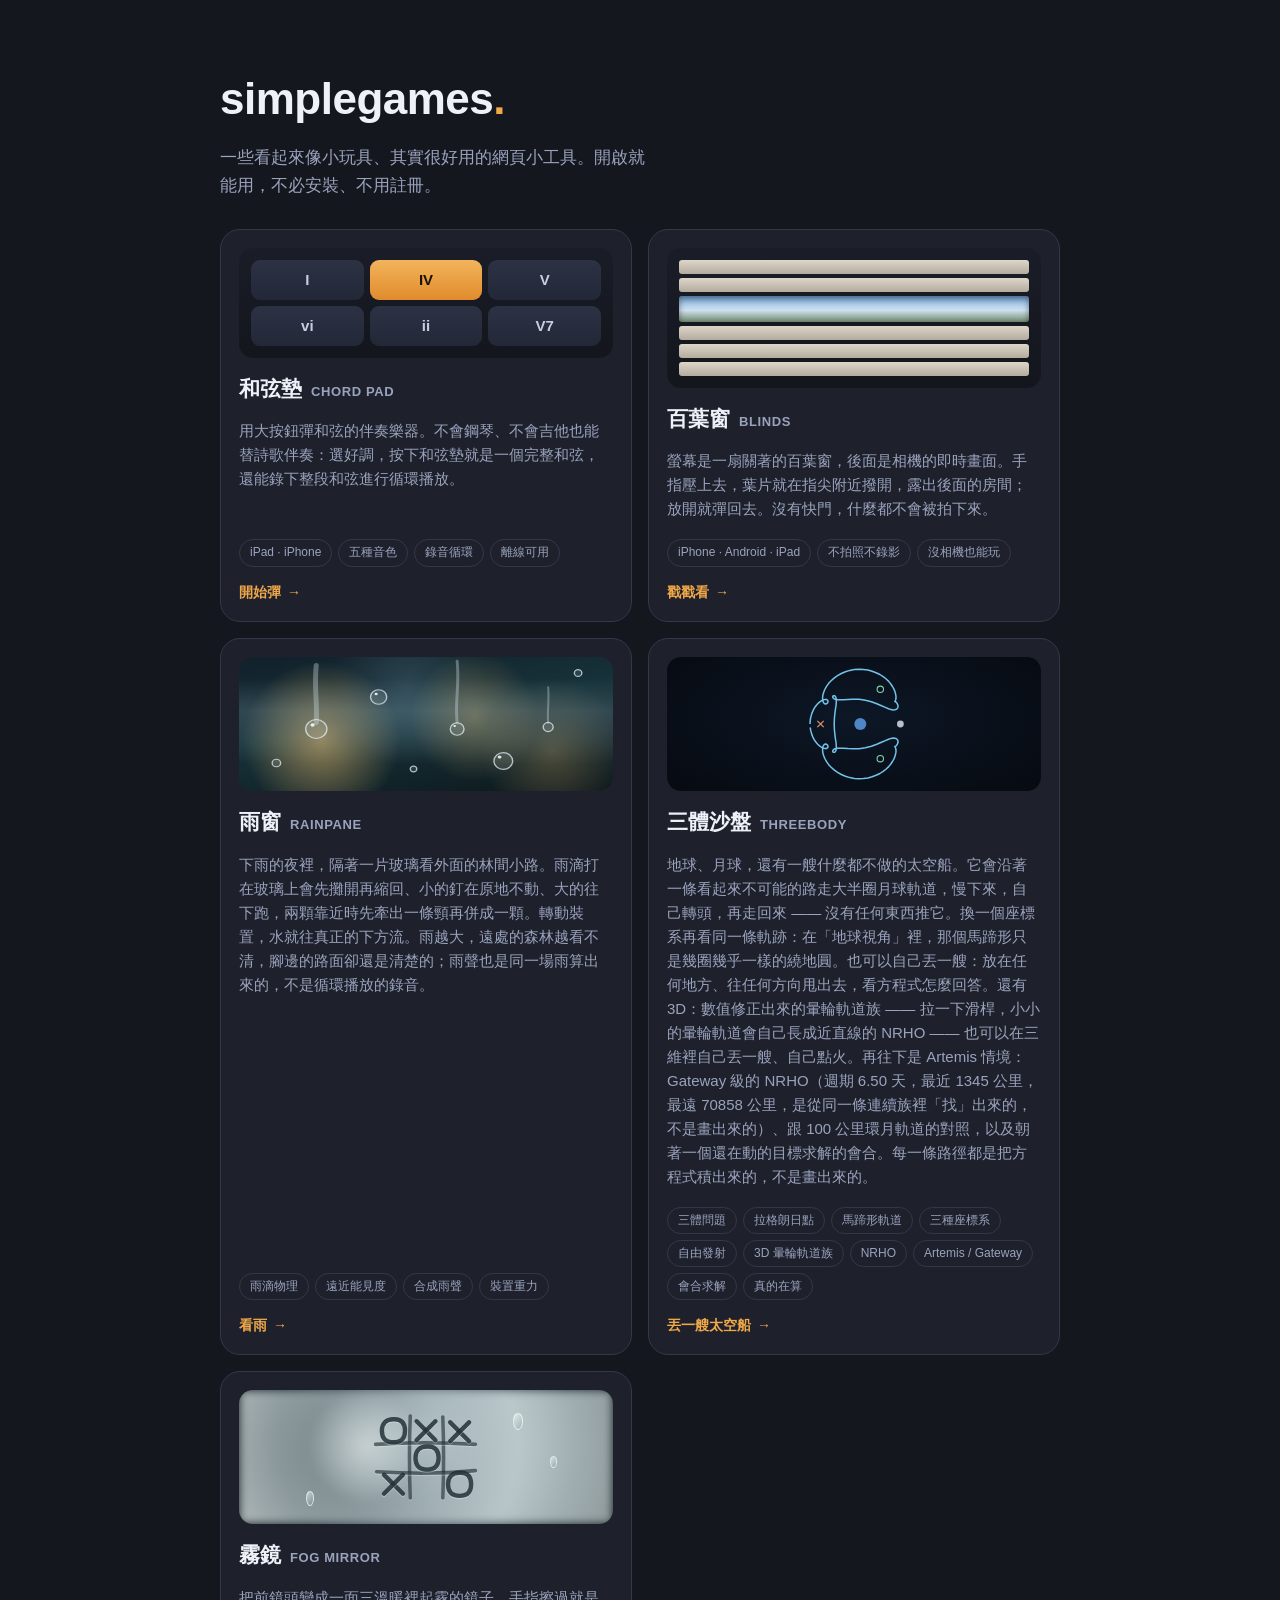
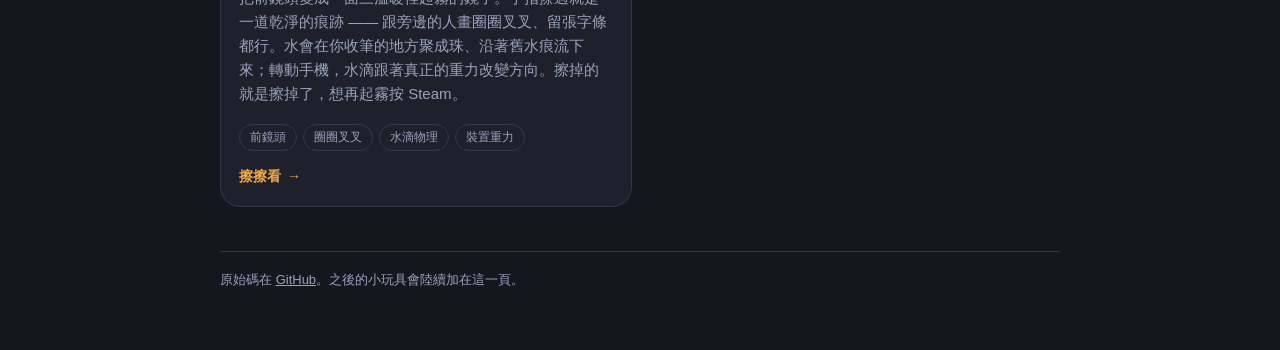
<file: index.html>
<!DOCTYPE html>
<html lang="zh-Hant">
<head>
<meta charset="utf-8">
<meta name="viewport" content="width=device-width, initial-scale=1, viewport-fit=cover">
<meta name="theme-color" content="#15171f">
<meta name="description" content="simplegames — 一些看起來像小玩具、其實很好用的網頁小工具。免安裝、開啟即用。">
<title>simplegames</title>
<link rel="icon" href="data:image/svg+xml,<svg xmlns='http://www.w3.org/2000/svg' viewBox='0 0 32 32'><rect width='32' height='32' rx='7' fill='%23f0a848'/><rect x='7' y='9' width='7' height='6' rx='2' fill='%231b1405'/><rect x='18' y='9' width='7' height='6' rx='2' fill='%231b1405'/><rect x='7' y='18' width='7' height='6' rx='2' fill='%231b1405'/><rect x='18' y='18' width='7' height='6' rx='2' fill='%231b1405'/></svg>">
<style>
  :root { --bg:#15171f; --panel:#1e212c; --panel-2:#262a38; --line:#333849; --text:#eef1f8; --muted:#9aa3bd; --accent:#f0a848; }
  * { box-sizing:border-box; }
  body { margin:0; min-height:100vh; background:var(--bg); color:var(--text); font-family:-apple-system,BlinkMacSystemFont,"Segoe UI","Noto Sans TC","PingFang TC","Microsoft JhengHei",Roboto,sans-serif; -webkit-font-smoothing:antialiased; line-height:1.6; }
  .wrap { max-width:880px; margin:0 auto; padding:max(40px,env(safe-area-inset-top)) 20px 60px; }
  header { padding:24px 0 30px; }
  h1 { margin:0 0 10px; font-size:clamp(30px,6vw,44px); letter-spacing:-.5px; }
  h1 .dot { color:var(--accent); }
  .lede { margin:0; max-width:46ch; color:var(--muted); font-size:clamp(15px,2.2vw,17px); }
  .grid { display:grid; grid-template-columns:repeat(auto-fit,minmax(min(100%,290px),1fr)); justify-content:start; gap:16px; }
  .card { display:flex; max-width:460px; flex-direction:column; gap:14px; padding:18px; border:1px solid var(--line); border-radius:20px; background:var(--panel); color:inherit; text-decoration:none; transition:border-color .15s ease,transform .15s ease,background .15s ease; }
  .card:hover,.card:focus-visible { background:var(--panel-2); border-color:var(--accent); transform:translateY(-2px); outline:none; }
  .card:active { transform:translateY(0); }
  .thumb { display:grid; grid-template-columns:repeat(3,1fr); gap:6px; padding:12px; border-radius:14px; background:linear-gradient(180deg,#1a1d27 0%,#14161d 100%); overflow:hidden; min-height:108px; }
  .thumb span { display:flex; align-items:center; justify-content:center; height:40px; border-radius:9px; background:linear-gradient(180deg,#2c3244 0%,#232838 100%); font-size:15px; font-weight:700; color:#c7cee3; }
  .thumb span.lit { background:linear-gradient(180deg,#f3b45c 0%,#e08b2c 100%); color:#1b1405; }
  .thumb-blinds { grid-template-columns:1fr; gap:4px; }
  .thumb-blinds span { height:14px; border-radius:3px; background:linear-gradient(180deg,#ded7c9 0%,#b3ac9e 100%); }
  .thumb-blinds span.gap { height:26px; background:linear-gradient(180deg,#7fb4e8 0%,#cfe0ee 55%,#6f8a6c 100%); box-shadow:inset 0 3px 6px rgba(0,0,0,.45); }
  .thumb-fog { position:relative; display:block; min-height:134px; background:radial-gradient(circle at 50% 35%,#83979c 0%,#52666c 30%,#1c2b30 72%,#10171a 100%); }
  .thumb-fog::before { content:""; position:absolute; inset:0; background:radial-gradient(circle at 34% 42%,rgba(245,250,250,.72),rgba(230,240,242,.45) 22%,rgba(225,237,239,.76) 58%,rgba(220,233,235,.62)); filter:blur(5px); }
  .thumb-fog .board { position:absolute; left:50%; top:50%; transform:translate(-50%,-50%); width:126px; height:105px; z-index:1; }
  .thumb-fog .board path { fill:none; stroke:rgba(20,36,42,.8); stroke-width:4.2; stroke-linecap:round; stroke-linejoin:round; filter:drop-shadow(0 1.2px 0 rgba(255,255,255,.42)); }
  .thumb-fog .board .lines path { stroke-width:3.4; stroke:rgba(20,36,42,.62); }
  .drop { position:absolute; z-index:2; width:10px; height:17px; border-radius:50% 50% 55% 55%; border:1px solid rgba(245,255,255,.65); background:linear-gradient(135deg,rgba(255,255,255,.55),rgba(80,110,116,.18)); }
  .d1 { right:24%; top:17%; } .d2 { right:15%; top:49%; width:7px; height:12px; } .d3 { left:18%; bottom:14%; width:8px; height:15px; }
  .thumb-body { position:relative; display:block; min-height:134px; background:radial-gradient(120% 140% at 50% 45%, #0d1726 0%, #05070c 70%); }
  .thumb-body svg { position:absolute; inset:0; width:100%; height:100%; }
  .thumb-body .orbit { fill:none; stroke:#7ed6ff; stroke-width:1.5; stroke-linejoin:round; opacity:.9; }
  .thumb-body .earth { fill:#4e86c6; }
  .thumb-body .moon { fill:#b9bec7; }
  .thumb-body .lag { fill:none; stroke:rgba(150,240,190,.85); stroke-width:1.1; }
  .thumb-body .lagx { stroke:rgba(255,170,120,.85); stroke-width:1.1; }
  .thumb-rain { position:relative; display:block; min-height:134px; background:linear-gradient(170deg,#12202a 0%,#16323a 45%,#0d181c 100%); }
  .thumb-rain::before { content:""; position:absolute; inset:0; background:
      linear-gradient(180deg, rgba(158,186,204,0) 16%, rgba(158,186,204,.20) 40%, rgba(158,186,204,.12) 60%, rgba(158,186,204,0) 80%),
      radial-gradient(circle at 63% 45%, rgba(246,196,110,.34), rgba(246,196,110,0) 26%),
      radial-gradient(circle at 84% 70%, rgba(246,196,110,.26), rgba(246,196,110,0) 22%),
      radial-gradient(circle at 22% 62%, rgba(246,196,110,.55), rgba(246,196,110,0) 26%),
      radial-gradient(circle at 45% 22%, rgba(150,190,210,.18), rgba(150,190,210,0) 34%); }
  .thumb-rain .glass { position:absolute; inset:0; width:100%; height:100%; z-index:1; }
  .thumb-rain .glass .drop { fill:rgba(226,240,248,.10); stroke:rgba(232,244,252,.72); stroke-width:1.1; }
  .thumb-rain .glass .glint { fill:rgba(255,255,255,.85); stroke:none; }
  .thumb-rain .glass .trail { fill:none; stroke:rgba(214,232,242,.34); stroke-linecap:round; }
  .card h2 { margin:0; font-size:21px; display:flex; align-items:baseline; gap:9px; flex-wrap:wrap; }
  .card h2 .en { font-size:13px; font-weight:600; letter-spacing:.6px; text-transform:uppercase; color:var(--muted); }
  .card p { margin:0; color:var(--muted); font-size:15px; }
  .tags { display:flex; flex-wrap:wrap; gap:6px; margin-top:auto; padding-top:4px; }
  .tags span { padding:3px 10px; border:1px solid var(--line); border-radius:999px; font-size:12px; color:var(--muted); }
  .go { display:flex; align-items:center; gap:6px; font-size:14px; font-weight:700; color:var(--accent); }
  footer { margin-top:44px; padding-top:18px; border-top:1px solid var(--line); color:var(--muted); font-size:13px; }
  footer a { color:var(--muted); }
  @media (prefers-reduced-motion:reduce) { .card { transition:none; } .card:hover,.card:focus-visible { transform:none; } }
</style>
</head>
<body>
<div class="wrap">
  <header>
    <h1>simplegames<span class="dot">.</span></h1>
    <p class="lede">一些看起來像小玩具、其實很好用的網頁小工具。開啟就能用，不必安裝、不用註冊。</p>
  </header>
  <main class="grid">
    <a class="card" href="chordpad/">
      <div class="thumb" aria-hidden="true"><span>I</span><span class="lit">IV</span><span>V</span><span>vi</span><span>ii</span><span>V7</span></div>
      <h2>和弦墊 <span class="en">Chord Pad</span></h2>
      <p>用大按鈕彈和弦的伴奏樂器。不會鋼琴、不會吉他也能替詩歌伴奏：選好調，按下和弦墊就是一個完整和弦，還能錄下整段和弦進行循環播放。</p>
      <div class="tags"><span>iPad · iPhone</span><span>五種音色</span><span>錄音循環</span><span>離線可用</span></div>
      <div class="go">開始彈 <span aria-hidden="true">→</span></div>
    </a>
    <a class="card" href="blinds/">
      <div class="thumb thumb-blinds" aria-hidden="true"><span></span><span></span><span class="gap"></span><span></span><span></span><span></span></div>
      <h2>百葉窗 <span class="en">Blinds</span></h2>
      <p>螢幕是一扇關著的百葉窗，後面是相機的即時畫面。手指壓上去，葉片就在指尖附近撥開，露出後面的房間；放開就彈回去。沒有快門，什麼都不會被拍下來。</p>
      <div class="tags"><span>iPhone · Android · iPad</span><span>不拍照不錄影</span><span>沒相機也能玩</span></div>
      <div class="go">戳戳看 <span aria-hidden="true">→</span></div>
    </a>
    <a class="card" href="rainpane/">
      <div class="thumb thumb-rain" aria-hidden="true">
        <svg class="glass" viewBox="0 0 300 134" preserveAspectRatio="none" role="presentation" focusable="false">
          <g class="trail" stroke-width="4"><path d="M62 8c-2 22 1 38 0 58"/></g>
          <g class="trail" stroke-width="2.4"><path d="M175 4c2 26-2 40 0 62"/></g>
          <g class="trail" stroke-width="1.6"><path d="M248 30c1 16-1 24 0 36"/></g>
          <ellipse class="drop" cx="62" cy="72" rx="8.5" ry="9.5"/>
          <ellipse class="drop" cx="175" cy="72" rx="5.5" ry="6.2"/>
          <ellipse class="drop" cx="248" cy="70" rx="4" ry="4.6"/>
          <ellipse class="drop" cx="112" cy="40" rx="6.5" ry="7.2"/>
          <ellipse class="drop" cx="212" cy="104" rx="7.5" ry="8.4"/>
          <ellipse class="drop" cx="30" cy="106" rx="3.4" ry="3.8"/>
          <ellipse class="drop" cx="140" cy="112" rx="2.6" ry="2.9"/>
          <ellipse class="drop" cx="272" cy="16" rx="3" ry="3.4"/>
          <circle class="glint" cx="59" cy="68" r="1.7"/>
          <circle class="glint" cx="110" cy="37" r="1.3"/>
          <circle class="glint" cx="209" cy="100" r="1.5"/>
          <circle class="glint" cx="173" cy="69" r="1.1"/>
        </svg>
      </div>
      <h2>雨窗 <span class="en">Rainpane</span></h2>
      <p>下雨的夜裡，隔著一片玻璃看外面的林間小路。雨滴打在玻璃上會先攤開再縮回、小的釘在原地不動、大的往下跑，兩顆靠近時先牽出一條頸再併成一顆。轉動裝置，水就往真正的下方流。雨越大，遠處的森林越看不清，腳邊的路面卻還是清楚的；雨聲也是同一場雨算出來的，不是循環播放的錄音。</p>
      <div class="tags"><span>雨滴物理</span><span>遠近能見度</span><span>合成雨聲</span><span>裝置重力</span></div>
      <div class="go">看雨 <span aria-hidden="true">→</span></div>
    </a>
    <a class="card" href="threebody/">
      <div class="thumb thumb-body" aria-hidden="true">
        <svg viewBox="0 0 300 134" preserveAspectRatio="xMidYMid meet" role="presentation" focusable="false">
          <!-- This is the real orbit: 220 points of the converged Earth-Moon
               horseshoe, integrated from the CR3BP equations. Nothing here is
               drawn by hand, which is the whole rule the project runs on. -->
          <path class="orbit" d="M106 67L106.2 63.5L106.8 60.1L107.7 56.9L108.9 53.9L110.3 51.1L112 48.7L113.7 46.7L115.5 45.1L117.3 43.9L118.9 43L120.4 42.6L121.7 42.5L122.7 42.6L123.4 43.1L123.9 43.7L124 44.4L123.9 45.1L123.6 45.8L123 46.4L122.4 46.8L121.6 47L120.8 46.8L120.1 46.3L119.4 45.4L118.9 44.1L118.6 42.4L118.6 40.3L118.9 37.9L119.7 35.3L120.8 32.5L122.4 29.6L124.5 26.6L127.1 23.8L130.1 21.1L133.5 18.6L137.3 16.5L141.4 14.8L145.8 13.4L150.3 12.6L154.8 12.3L159.4 12.4L163.9 13.1L168.1 14.2L172.1 15.7L175.9 17.5L179.2 19.7L182.2 22L184.7 24.4L186.8 27L188.5 29.5L189.8 31.9L190.8 34.1L191.4 36.2L191.8 38.1L192 39.6L192 41L191.8 42L191.6 42.9L191.4 43.5L191.2 43.9L191 44.2L190.9 44.3L190.8 44.4L190.9 44.5L191.1 44.6L191.3 44.7L191.6 44.9L192 45.2L192.5 45.6L192.9 46.2L193.3 46.8L193.7 47.6L193.9 48.5L194 49.3L193.9 50.2L193.5 51.1L192.9 51.9L192 52.5L190.7 52.8L189.1 52.9L187.1 52.6L184.5 51.7L181.4 50.4L177.5 48.7L172.8 46.7L167.4 44.7L161.3 43.2L155 42.3L149 42.2L143.8 42.4L139.4 42.7L135.8 42.8L133.1 42.7L131.1 42.2L129.8 41.6L129 40.8L128.7 40L128.9 39.3L129.3 38.8L130 38.6L130.7 38.8L131.4 39.5L132 40.7L132.3 42.5L132.3 44.9L132.1 48L131.5 51.8L130.9 56.3L130.4 61.5L130.2 67L130.4 72.5L130.9 77.7L131.5 82.2L132.1 86L132.3 89.1L132.3 91.5L132 93.3L131.4 94.5L130.7 95.2L130 95.4L129.3 95.2L128.9 94.7L128.7 94L129 93.2L129.8 92.4L131.1 91.8L133.1 91.3L135.8 91.2L139.4 91.3L143.8 91.6L149 91.8L155 91.7L161.3 90.8L167.4 89.3L172.8 87.3L177.5 85.3L181.4 83.6L184.5 82.3L187.1 81.4L189.1 81.1L190.7 81.2L192 81.5L192.9 82.1L193.5 82.9L193.9 83.8L194 84.7L193.9 85.5L193.7 86.4L193.3 87.2L192.9 87.8L192.5 88.4L192 88.8L191.6 89.1L191.3 89.3L191.1 89.4L190.9 89.5L190.8 89.6L190.9 89.7L191 89.8L191.2 90.1L191.4 90.5L191.6 91.1L191.8 92L192 93L192 94.4L191.8 95.9L191.4 97.8L190.8 99.9L189.8 102.1L188.5 104.5L186.8 107L184.7 109.6L182.2 112L179.2 114.3L175.9 116.5L172.1 118.3L168.1 119.8L163.9 120.9L159.4 121.6L154.8 121.7L150.3 121.4L145.8 120.6L141.4 119.2L137.3 117.5L133.5 115.4L130.1 112.9L127.1 110.2L124.5 107.4L122.4 104.4L120.8 101.5L119.7 98.7L118.9 96.1L118.6 93.7L118.6 91.6L118.9 89.9L119.4 88.6L120.1 87.7L120.8 87.2L121.6 87L122.4 87.2L123 87.6L123.6 88.2L123.9 88.9L124 89.6L123.9 90.3L123.4 90.9L122.7 91.4L121.7 91.5L120.4 91.4L118.9 91L117.3 90.1L115.5 88.9L113.7 87.3L112 85.3L110.3 82.9L108.9 80.1L107.7 77.1L106.8 73.9L106.2 70.5"/>
          <g class="lag"><circle cx="176.3" cy="32.3" r="3.2"/><circle cx="176.3" cy="101.7" r="3.2"/></g>
          <g class="lagx"><path d="M116.5 67l-3.2-3.2M116.5 67l3.2 3.2M116.5 67l3.2-3.2M116.5 67l-3.2 3.2"/></g>
          <circle class="earth" cx="156.3" cy="67" r="6"/>
          <circle class="moon" cx="196.4" cy="67" r="3.4"/>
        </svg>
      </div>
      <h2>三體沙盤 <span class="en">Threebody</span></h2>
      <p>地球、月球，還有一艘什麼都不做的太空船。它會沿著一條看起來不可能的路走大半圈月球軌道，慢下來，自己轉頭，再走回來 —— 沒有任何東西推它。換一個座標系再看同一條軌跡：在「地球視角」裡，那個馬蹄形只是幾圈幾乎一樣的繞地圓。也可以自己丟一艘：放在任何地方、往任何方向甩出去，看方程式怎麼回答。還有 3D：數值修正出來的暈輪軌道族 —— 拉一下滑桿，小小的暈輪軌道會自己長成近直線的 NRHO —— 也可以在三維裡自己丟一艘、自己點火。再往下是 Artemis 情境：Gateway 級的 NRHO（週期 6.50 天，最近 1345 公里，最遠 70858 公里，是從同一條連續族裡「找」出來的，不是畫出來的）、跟 100 公里環月軌道的對照，以及朝著一個還在動的目標求解的會合。每一條路徑都是把方程式積出來的，不是畫出來的。</p>
      <div class="tags"><span>三體問題</span><span>拉格朗日點</span><span>馬蹄形軌道</span><span>三種座標系</span><span>自由發射</span><span>3D 暈輪軌道族</span><span>NRHO</span><span>Artemis / Gateway</span><span>會合求解</span><span>真的在算</span></div>
      <div class="go">丟一艘太空船 <span aria-hidden="true">&#8594;</span></div>
    </a>
    <a class="card" href="fogmirror/">
      <div class="thumb thumb-fog" aria-hidden="true">
        <svg class="board" viewBox="0 0 120 100" role="presentation" focusable="false">
          <defs>
            <path id="fm-o" d="M1-11c7 0 10 4 10 11s-3 11-11 11-11-4-11-11 4-11 11-11"/>
            <g id="fm-x"><path d="M-9-9 9 9"/><path d="M9-9-9 9"/></g>
          </defs>
          <g class="lines">
            <path d="M45 11c-1 26-1 52 0 78"/>
            <path d="M76 12c1 26 1 52 0 77"/>
            <path d="M12 38c31-2 63-2 95 0"/>
            <path d="M13 64c31 2 63 2 94-1"/>
          </g>
          <use href="#fm-o" x="29" y="25"/>
          <use href="#fm-o" x="61" y="51"/>
          <use href="#fm-o" x="92" y="76"/>
          <use href="#fm-x" x="60" y="25"/>
          <use href="#fm-x" x="92" y="26"/>
          <use href="#fm-x" x="29" y="76"/>
        </svg>
        <i class="drop d1"></i><i class="drop d2"></i><i class="drop d3"></i>
      </div>
      <h2>霧鏡 <span class="en">Fog Mirror</span></h2>
      <p>把前鏡頭變成一面三溫暖裡起霧的鏡子。手指擦過就是一道乾淨的痕跡 —— 跟旁邊的人畫圈圈叉叉、留張字條都行。水會在你收筆的地方聚成珠、沿著舊水痕流下來；轉動手機，水滴跟著真正的重力改變方向。擦掉的就是擦掉了，想再起霧按 Steam。</p>
      <div class="tags"><span>前鏡頭</span><span>圈圈叉叉</span><span>水滴物理</span><span>裝置重力</span></div>
      <div class="go">擦擦看 <span aria-hidden="true">→</span></div>
    </a>
  </main>
  <footer>原始碼在 <a href="https://github.com/Trina0224/simplegames">GitHub</a>。之後的小玩具會陸續加在這一頁。</footer>
</div>
</body>
</html>
</file>
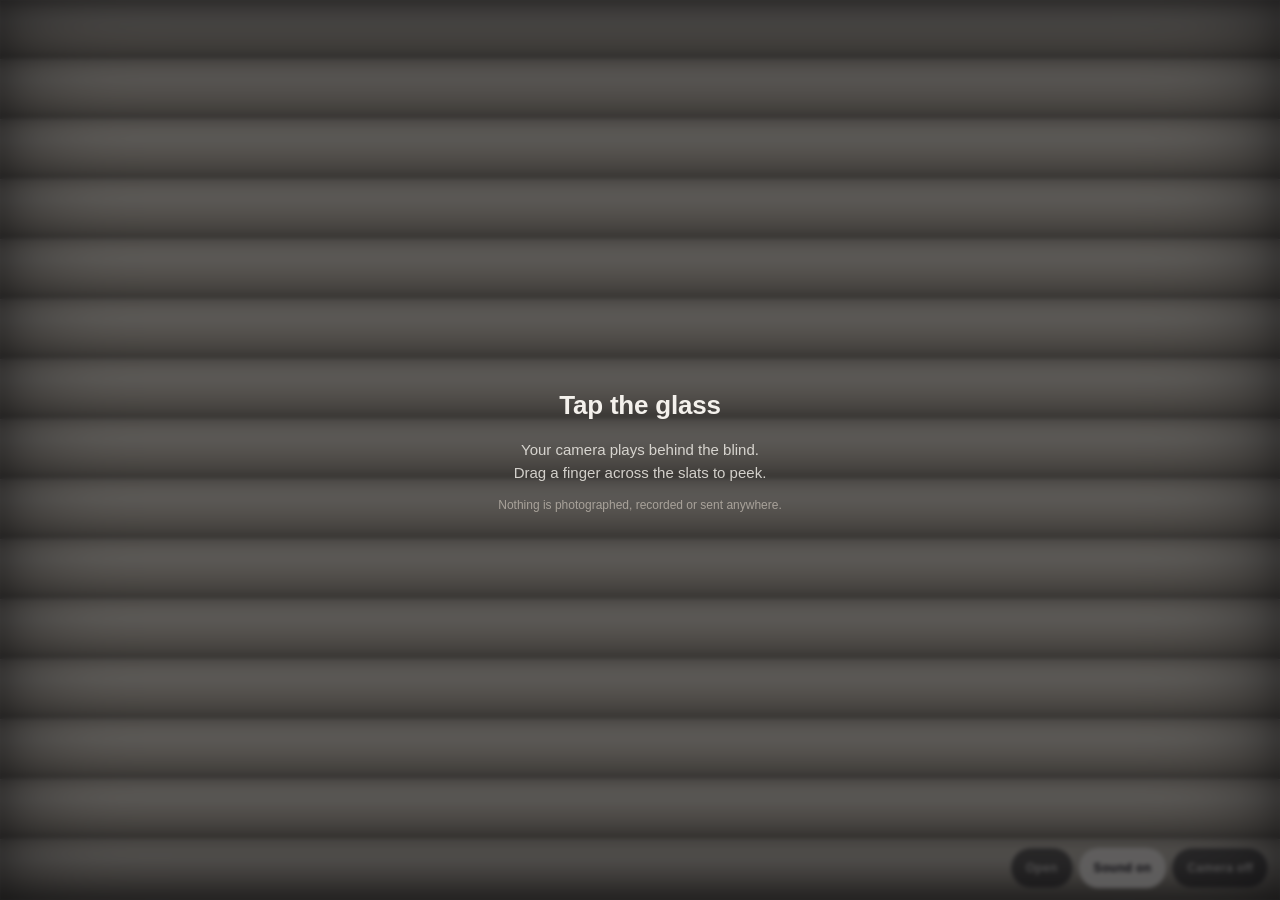
<file: blinds/index.html>
<!DOCTYPE html>
<html lang="en">
<head>
<meta charset="utf-8">
<meta name="viewport" content="width=device-width, initial-scale=1, viewport-fit=cover, maximum-scale=1, user-scalable=no">
<meta name="theme-color" content="#111014">
<meta name="description" content="Blinds — a venetian blind over your camera view. Prise the slats apart to peek. Nothing is captured.">
<meta name="apple-mobile-web-app-capable" content="yes">
<meta name="apple-mobile-web-app-status-bar-style" content="black-translucent">
<title>Blinds</title>
<link rel="stylesheet" href="styles.css">
</head>
<body>
<div class="app" id="app">
  <div class="window" id="window">
    <div class="outside" aria-hidden="true"></div>
    <video id="video" playsinline muted autoplay disablepictureinpicture></video>
    <div class="slats" id="slats" aria-hidden="true"></div>
    <div class="frame" aria-hidden="true"></div>
    <div class="touch" id="touch" tabindex="0" role="application"
         aria-label="Venetian blind. Drag across the slats to prise them apart."></div>
  </div>

  <p class="message" id="message" role="status"></p>

  <div class="controls">
    <button class="pill" id="openBtn" type="button" aria-pressed="false">Open</button>
    <button class="pill" id="soundBtn" type="button" aria-pressed="true">Sound on</button>
    <button class="pill" id="flipBtn" type="button" hidden>Flip</button>
    <button class="pill" id="cameraBtn" type="button" aria-pressed="false">Camera off</button>
  </div>

  <p class="sr-only" id="live" aria-live="polite"></p>

  <button class="start" id="start" type="button">
    <span class="start-card">
      <strong>Tap the glass</strong>
      <span>Your camera plays behind the blind.<br>Drag a finger across the slats to peek.</span>
      <small>Nothing is photographed, recorded or sent anywhere.</small>
    </span>
  </button>
</div>
<script type="module" src="src/app.js"></script>
</body>
</html>
</file>
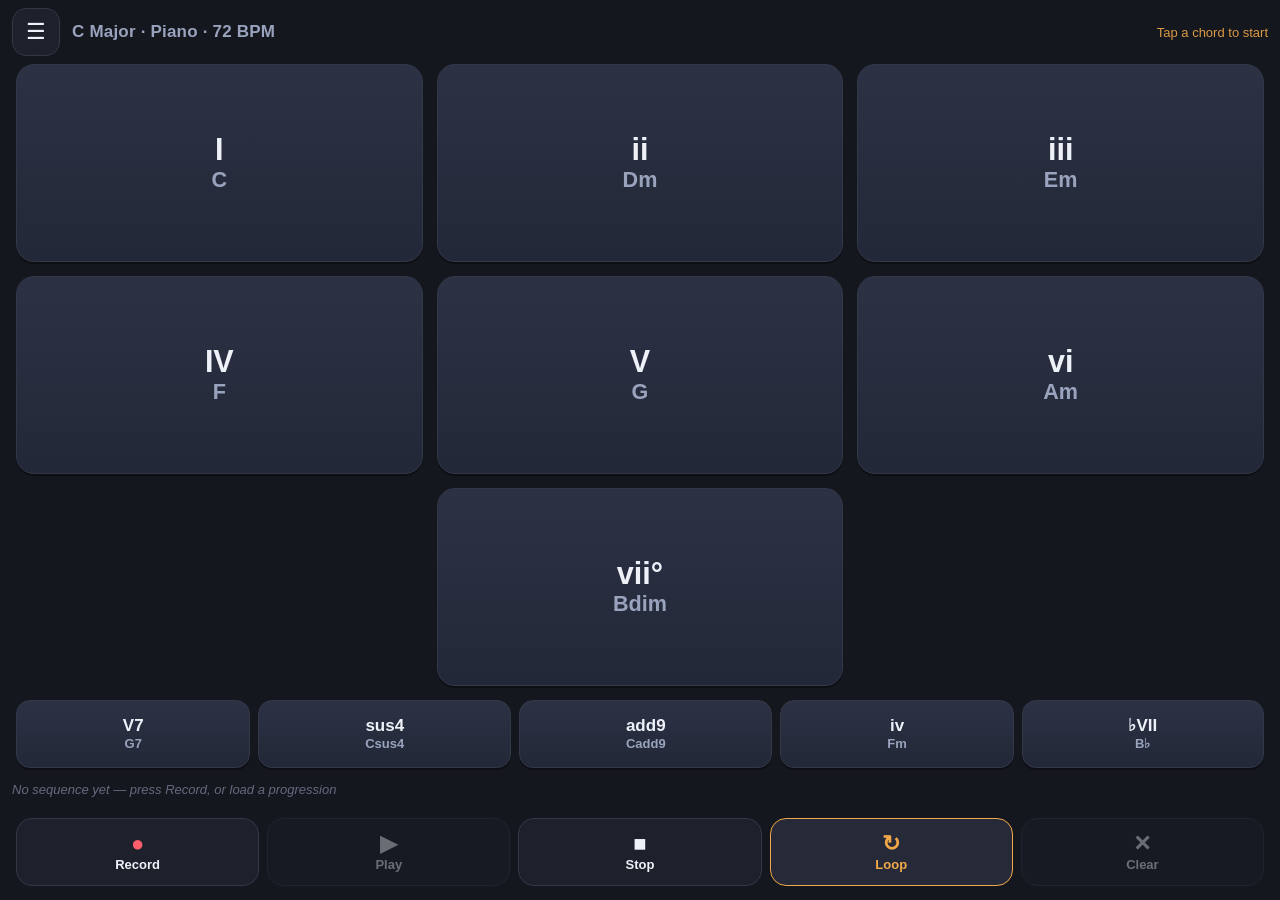
<file: chordpad/index.html>
<!DOCTYPE html>
<html lang="en">
<head>
<meta charset="utf-8">
<meta name="viewport" content="width=device-width, initial-scale=1, viewport-fit=cover, maximum-scale=1, user-scalable=no">
<meta name="theme-color" content="#15171f">
<meta name="description" content="Chord Pad — a touch-first browser instrument for simple hymn and worship accompaniment.">
<meta name="apple-mobile-web-app-capable" content="yes">
<meta name="apple-mobile-web-app-status-bar-style" content="black-translucent">
<title>Chord Pad</title>
<link rel="stylesheet" href="styles.css">
</head>
<body>
<div class="app">
  <header class="topbar">
    <button class="icon-btn" id="menuBtn" aria-label="Open settings" aria-expanded="false">☰</button>
    <div class="status" id="status">C Major · Piano · 72 BPM</div>
    <div class="hint" id="hint">Tap a chord to start</div>
  </header>

  <main class="stage" id="stage">
    <div class="pads" id="pads"></div>
    <div class="ext-row" id="extRow" aria-label="Extended chords"></div>
  </main>

  <div class="sequence" id="sequence" aria-label="Recorded sequence"></div>

  <footer class="transport">
    <button class="t-btn rec" id="recBtn"><span class="glyph">●</span><span class="cap">Record</span></button>
    <button class="t-btn play" id="playBtn"><span class="glyph">▶</span><span class="cap">Play</span></button>
    <button class="t-btn stop" id="stopBtn"><span class="glyph">■</span><span class="cap">Stop</span></button>
    <button class="t-btn loop" id="loopBtn"><span class="glyph">↻</span><span class="cap">Loop</span></button>
    <button class="t-btn clear" id="clearBtn"><span class="glyph">✕</span><span class="cap">Clear</span></button>
  </footer>

  <div class="scrim" id="scrim" hidden></div>

  <aside class="drawer" id="drawer" aria-label="Settings" aria-hidden="true">
    <div class="drawer-head">
      <h2>Settings</h2>
      <button class="icon-btn" id="closeBtn" aria-label="Close settings">✕</button>
    </div>
    <div class="drawer-body" id="drawerBody"></div>
    <div class="drawer-foot">
      <button class="ghost-btn" id="resetBtn">Reset to defaults</button>
      <a class="ghost-btn home-link" href="../">← All toys</a>
    </div>
  </aside>
</div>
<script type="module" src="src/app.js"></script>
<script type="module" src="src/slash-ui.js"></script>
</body>
</html>
</file>
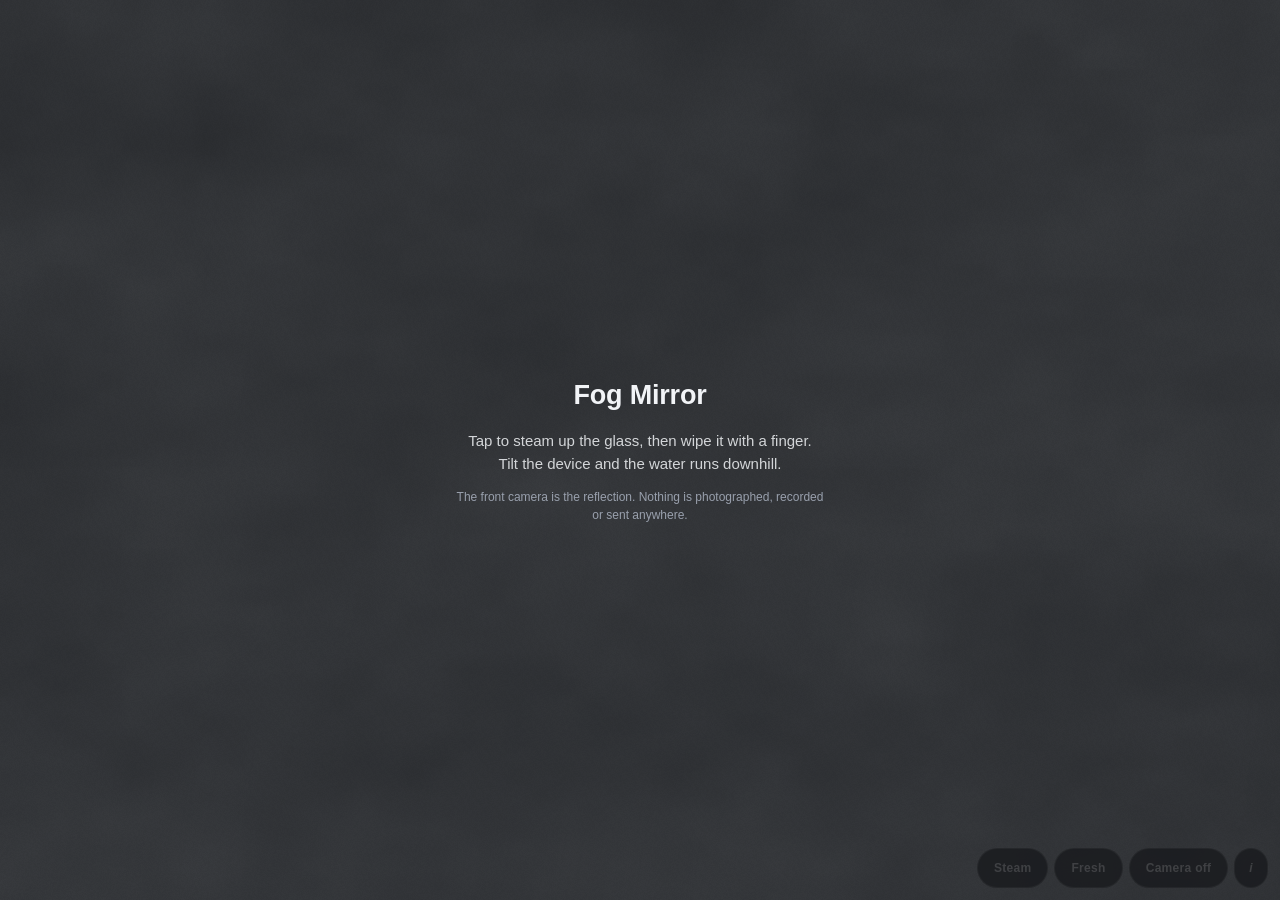
<file: fogmirror/index.html>
<!DOCTYPE html>
<html lang="en">
<head>
<meta charset="utf-8">
<meta name="viewport" content="width=device-width, initial-scale=1, viewport-fit=cover, maximum-scale=1, user-scalable=no">
<meta name="theme-color" content="#0d0f13">
<meta name="description" content="Fog Mirror — a steamed mirror on your screen. Wipe the condensation and watch the water run.">
<meta name="apple-mobile-web-app-capable" content="yes">
<meta name="apple-mobile-web-app-status-bar-style" content="black-translucent">
<title>Fog Mirror</title>
<link rel="stylesheet" href="styles.css">
</head>
<body>
<div class="app" id="app">
  <canvas id="glass"></canvas>
  <video id="video" playsinline muted autoplay disablepictureinpicture></video>
  <div class="surface" id="surface" tabindex="0" role="application"
       aria-label="Fogged mirror. Drag a finger to wipe the condensation."></div>

  <p class="message" id="message" role="status"></p>

  <div class="controls">
    <button class="pill" id="steamBtn" type="button">Steam</button>
    <button class="pill" id="freshBtn" type="button">Fresh</button>
    <button class="pill" id="cameraBtn" type="button" aria-pressed="false">Camera off</button>
    <button class="pill ghost" id="infoBtn" type="button" aria-pressed="false">i</button>
  </div>

  <pre class="diag" id="diag" hidden></pre>

  <button class="start" id="start" type="button">
    <span class="start-card">
      <strong>Fog Mirror</strong>
      <span>Tap to steam up the glass, then wipe it with a finger.<br>Tilt the device and the water runs downhill.</span>
      <small>The front camera is the reflection. Nothing is photographed, recorded or sent anywhere.</small>
    </span>
  </button>
</div>
<script type="module" src="src/app.js?v=20260830g"></script>
</body>
</html>
</file>
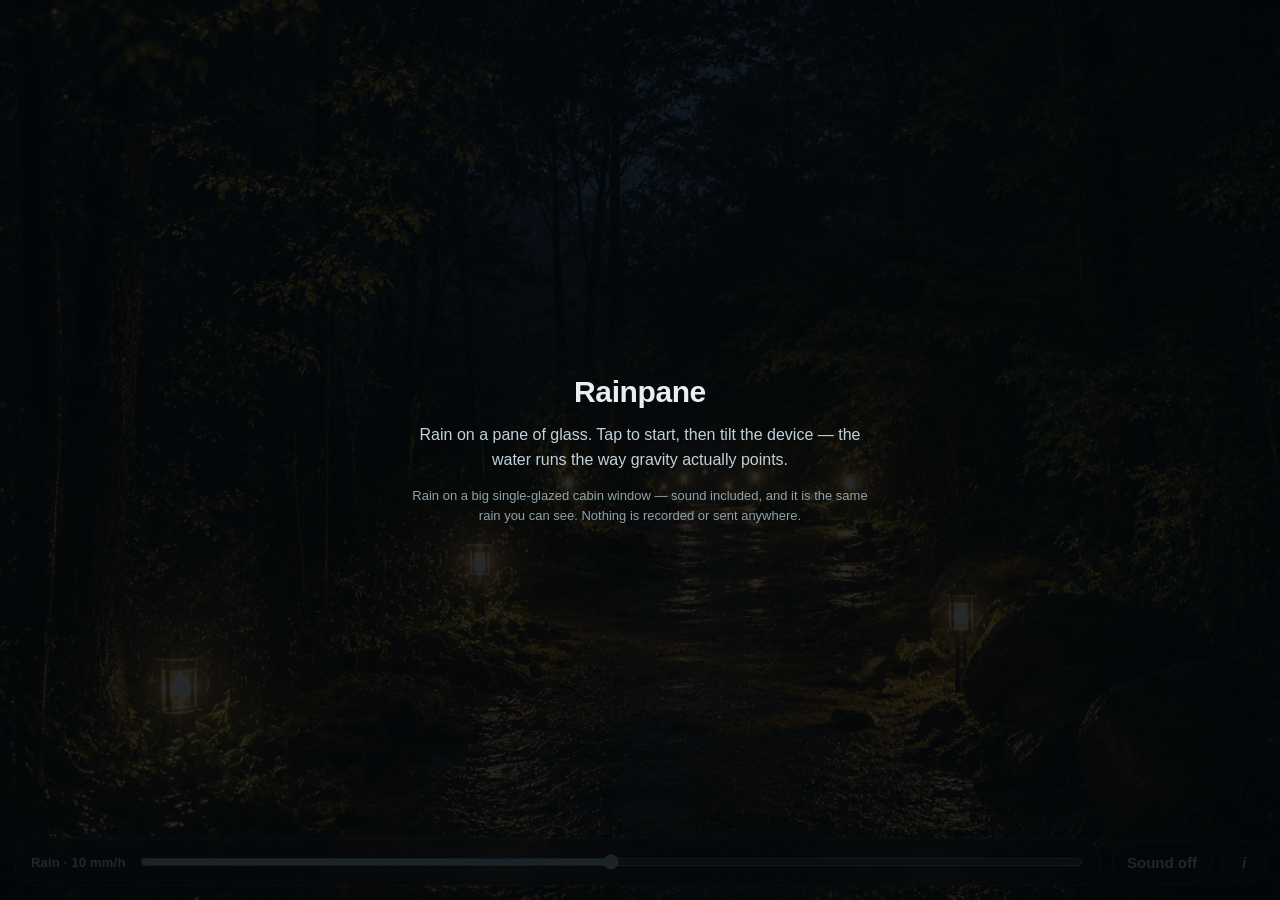
<file: rainpane/index.html>
<!DOCTYPE html>
<html lang="en">
<head>
<meta charset="utf-8">
<meta name="viewport" content="width=device-width, initial-scale=1, viewport-fit=cover, maximum-scale=1, user-scalable=no">
<meta name="theme-color" content="#080c0e">
<meta name="description" content="Rainpane — rain striking and running down a pane of glass. Physics prototype.">
<meta name="apple-mobile-web-app-capable" content="yes">
<meta name="apple-mobile-web-app-status-bar-style" content="black-translucent">
<title>Rainpane</title>
<link rel="stylesheet" href="styles.css">
</head>
<body>
<div class="app" id="app">
  <canvas id="pane"></canvas>

  <p class="message" id="message" role="status"></p>

  <div class="controls">
    <label class="rain">
      <span class="rain-label" id="intensityName">Rain</span>
      <input id="intensity" type="range" min="0" max="6" step="1" value="3" aria-label="Rain intensity">
    </label>
    <button class="pill" id="soundBtn" type="button" aria-pressed="false">Sound off</button>
    <button class="pill ghost" id="infoBtn" type="button" aria-pressed="false">i</button>
  </div>

  <pre class="diag" id="diag" hidden></pre>

  <button class="start" id="start" type="button">
    <span class="start-card">
      <strong>Rainpane</strong>
      <span>Rain on a pane of glass. Tap to start, then tilt the device — the water
        runs the way gravity actually points.</span>
      <small>Rain on a big single-glazed cabin window — sound included, and it
        is the same rain you can see. Nothing is recorded or sent anywhere.</small>
    </span>
  </button>
</div>
<script type="module" src="src/app.js?v=20260830g"></script>
</body>
</html>
</file>
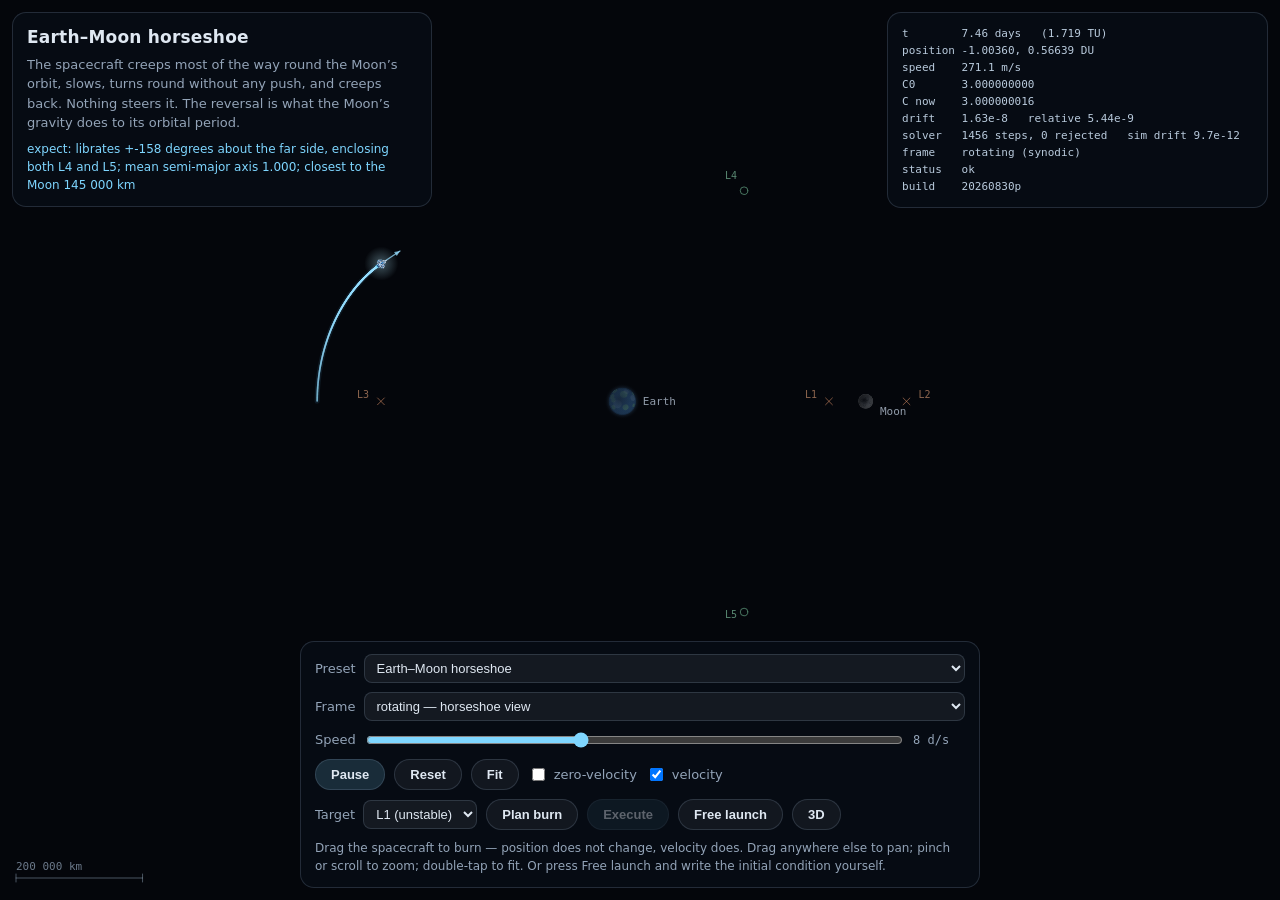
<file: threebody/index.html>
<!doctype html>
<html lang="zh-Hant">
<head>
<meta charset="utf-8">
<meta name="viewport" content="width=device-width, initial-scale=1, viewport-fit=cover">
<title>三體沙盤 Threebody — Earth–Moon CR3BP</title>
<meta name="description" content="An Earth–Moon three-body sandbox. Every path is numerically integrated from the CR3BP equations.">
<link rel="stylesheet" href="styles.css">
</head>
<body>
<canvas id="view"></canvas>

<div class="top">
  <header class="panel head">
    <h1 id="title">Earth–Moon horseshoe</h1>
    <p id="blurb"></p>
    <p id="note" class="note"></p>
  <p id="caution" class="caution" hidden></p>
  <p id="artemis" class="context" hidden></p>
  </header>

  <details id="diag" class="panel readout" open>
    <summary>diagnostics</summary>
    <pre id="readout"></pre>
  </details>
</div>

<div class="panel controls">
  <label>Preset <select id="preset"></select></label>
  <label>Frame
    <select id="frame">
      <option value="rotating">rotating — horseshoe view</option>
      <option value="earth">Earth-following — intuitive view</option>
      <option value="inertial">barycentric inertial — space view</option>
    </select>
  </label>
  <label>Speed
    <input id="speed" type="range" min="0.05" max="20" step="0.05" value="8">
    <span id="speedLabel">8 d/s</span>
  </label>
  <div class="row">
    <button id="play" class="pill">Pause</button>
    <button id="reset" class="pill ghost">Reset</button>
    <button id="fit" class="pill ghost">Fit</button>
    <label class="check"><input id="zvc" type="checkbox"> zero-velocity</label>
    <label class="check"><input id="vel" type="checkbox" checked> velocity</label>
  </div>
  <div class="row">
    <label>Target <select id="target"></select></label>
    <button id="plan" class="pill ghost">Plan burn</button>
    <button id="execute" class="pill" disabled>Execute</button>
    <button id="free" class="pill ghost" aria-pressed="false">Free launch</button>
    <button id="spatial" class="pill ghost" aria-pressed="false">3D</button>
  </div>
  <div class="row" id="spatialbar" hidden>
    <label>Orbit <select id="preset3d"></select></label>
    <button id="viewTop" class="pill ghost">Top</button>
    <button id="viewSide" class="pill ghost">Side</button>
    <button id="viewEnd" class="pill ghost">End</button>
    <button id="viewObl" class="pill ghost">Oblique</button>
    <button id="free3" class="pill ghost" aria-pressed="false">Free launch</button>
    <button id="burn3" class="pill ghost" aria-pressed="false">Burn</button>
    <label class="check"><input id="plane" type="checkbox" checked> z = 0 plane</label>
    <label class="check"><input id="track" type="checkbox" checked> ground track</label>
  </div>
  <div class="row" id="launch3bar" hidden>
    <button id="launch3" class="pill">Launch</button>
    <button id="cancel3" class="pill ghost">Cancel</button>
    <label>z <input id="zSlider" type="range" min="-400" max="400" step="1" value="0"></label>
    <label>v<sub>z</sub> <input id="vzSlider" type="range" min="-1500" max="1500" step="5" value="0"></label>
    <span id="aim3" class="aim"></span>
  </div>
  <div class="row" id="artemisbar" hidden>
    <span class="seg" role="group" aria-label="comparison">
      <button id="cmpNrho" class="pill ghost" aria-pressed="true">NRHO</button>
      <button id="cmpLlo" class="pill ghost" aria-pressed="false">LLO</button>
      <button id="cmpBoth" class="pill ghost" aria-pressed="false">Both</button>
    </span>
    <button id="seekNear" class="pill ghost">Near pass</button>
    <button id="seekFar" class="pill ghost">Far pass</button>
    <span id="artemisRead" class="aim"></span>
  </div>
  <div class="row" id="rendezvousbar" hidden>
    <button id="planRv" class="pill">Plan approach</button>
    <button id="rvNear" class="pill ghost">Arrival</button>
    <span id="rvRead" class="aim"></span>
  </div>
  <div class="row" id="familybar" hidden>
    <label>Member <input id="famSlider" type="range" min="0" max="33" step="1" value="0"></label>
    <span id="famRead" class="aim"></span>
  </div>
  <div class="row" id="launchbar" hidden>
    <button id="launch" class="pill">Launch</button>
    <button id="cancel" class="pill ghost">Cancel</button>
    <button id="zeroV" class="pill ghost">0 m/s here</button>
    <span id="aim" class="aim"></span>
  </div>
  <p class="hint">Drag the spacecraft to burn — position does not change, velocity does. Drag anywhere else to pan; pinch or scroll to zoom; double-tap to fit. Or press Free launch and write the initial condition yourself.</p>
</div>

<script type="module" src="src/app.js?v=20260830p"></script>
</body>
</html>
</file>
<file: blinds/styles.css>
/* Blinds — a venetian blind over the live camera view. */

:root {
  --surround: #111014;
  --slat: #e3ddd0;
  --slat-dark: #b6afa4;
  --ink: #f4f1ec;
  --muted: #a8a29a;
}

* { box-sizing: border-box; }

html, body {
  margin: 0;
  height: 100%;
  background: var(--surround);
  overscroll-behavior: none;
}

body {
  color: var(--ink);
  font-family: -apple-system, BlinkMacSystemFont, "Segoe UI", Roboto, "Helvetica Neue", sans-serif;
  -webkit-font-smoothing: antialiased;
  -webkit-tap-highlight-color: transparent;
  -webkit-touch-callout: none;
  user-select: none;
  -webkit-user-select: none;
}

.app {
  position: fixed;
  inset: 0;
  overflow: hidden;
  --openness: 0;
}

/* ---------- the window ---------- */

.window {
  position: absolute;
  inset: 0;
  perspective: 1400px;
  perspective-origin: 50% 50%;
  background: #05060a;
  overflow: hidden;
}

video {
  position: absolute;
  inset: 0;
  width: 100%;
  height: 100%;
  object-fit: cover;
  background: #05060a;
}

video.mirror { transform: scaleX(-1); }

/* Shown when there is no camera: an implied outside, so peeking is still worth it. */
.outside {
  position: absolute;
  inset: -10%;
  opacity: 0;
  transition: opacity 0.4s ease;
  background:
    radial-gradient(120% 80% at 30% 12%, #ffd9a3 0%, rgba(255, 217, 163, 0) 55%),
    linear-gradient(180deg, #7fb4e8 0%, #a9cdf0 42%, #d8e6f2 68%, #8fa88c 68%, #5e7a5c 100%);
  animation: drift 26s ease-in-out infinite alternate;
}

.app.no-camera .outside { opacity: 1; }

@keyframes drift {
  from { transform: translate3d(-2%, -1%, 0) scale(1.02); }
  to   { transform: translate3d(2%, 1%, 0) scale(1.06); }
}

/* ---------- the slats ---------- */

.slats {
  position: absolute;
  inset: 0;
  transform-style: preserve-3d;
  pointer-events: none;
}

.slat {
  position: absolute;
  left: 0;
  right: 0;
  transform-origin: center center;
  /* The gradient is the slat's curve: a highlight along the crown, shade beneath. */
  background:
    linear-gradient(180deg,
      #b9b2a5 0%,
      #ded7c9 18%,
      var(--slat) 34%,
      #cdc5b6 58%,
      #a9a294 82%,
      #8b8578 100%);
  box-shadow:
    0 10px 20px rgba(0, 0, 0, 0.62),
    inset 0 1px 0 rgba(255, 255, 255, 0.4),
    inset 0 -1px 0 rgba(0, 0, 0, 0.3);
}

/* The upper edge catches the light as a slat tilts open. */
.slat::after {
  content: "";
  position: absolute;
  left: 0;
  right: 0;
  top: 0;
  height: 3px;
  background: linear-gradient(180deg, rgba(255, 255, 255, 0.9), rgba(255, 255, 255, 0));
  opacity: calc(var(--open, 0) * 0.9);
}

.slats.animating .slat { will-change: transform, filter; }

/* ---------- frame and touch surface ---------- */

.frame {
  position: absolute;
  inset: 0;
  pointer-events: none;
  box-shadow:
    inset 0 0 0 1px rgba(255, 255, 255, 0.06),
    inset 0 0 120px rgba(0, 0, 0, calc(0.62 - var(--openness, 0) * 0.22)),
    inset 0 0 42px rgba(0, 0, 0, 0.34);
}

.touch {
  position: absolute;
  inset: 0;
  touch-action: none;
  outline: none;
}

/* ---------- controls ---------- */

.controls {
  position: absolute;
  right: max(12px, env(safe-area-inset-right));
  bottom: max(12px, env(safe-area-inset-bottom));
  display: flex;
  flex-wrap: wrap;
  justify-content: flex-end;
  gap: 6px;
  z-index: 5;
}

.pill {
  min-height: 40px;
  padding: 8px 14px;
  border: 1px solid rgba(255, 255, 255, 0.16);
  border-radius: 999px;
  background: rgba(12, 12, 16, 0.55);
  -webkit-backdrop-filter: blur(8px);
  backdrop-filter: blur(8px);
  color: rgba(244, 241, 236, 0.72);
  font-family: inherit;
  font-size: 12px;
  font-weight: 600;
  letter-spacing: 0.3px;
  cursor: pointer;
}

.pill[aria-pressed="true"] {
  background: rgba(244, 241, 236, 0.9);
  border-color: rgba(244, 241, 236, 0.9);
  color: #14131a;
}

.pill:active { transform: translateY(1px); }
.pill[hidden] { display: none; }

.message {
  position: absolute;
  left: max(12px, env(safe-area-inset-left));
  right: max(12px, env(safe-area-inset-right));
  bottom: calc(max(12px, env(safe-area-inset-bottom)) + 52px);
  margin: 0;
  text-align: center;
  font-size: 13px;
  color: var(--muted);
  text-shadow: 0 1px 3px rgba(0, 0, 0, 0.8);
  opacity: 0;
  transition: opacity 0.3s ease;
  pointer-events: none;
  z-index: 5;
}

.message.show { opacity: 1; }

/* ---------- start surface ---------- */

.start {
  position: absolute;
  inset: 0;
  z-index: 10;
  display: flex;
  align-items: center;
  justify-content: center;
  border: 0;
  padding: 24px;
  background: rgba(8, 8, 11, 0.62);
  -webkit-backdrop-filter: blur(2px);
  backdrop-filter: blur(2px);
  color: var(--ink);
  font-family: inherit;
  cursor: pointer;
}

.start[hidden] { display: none; }

.start-card {
  display: flex;
  flex-direction: column;
  gap: 12px;
  max-width: 22rem;
  text-align: center;
  line-height: 1.55;
}

.start-card strong { font-size: 26px; letter-spacing: -0.2px; }
.start-card span { font-size: 15px; color: rgba(244, 241, 236, 0.82); }
.start-card small { font-size: 12px; color: var(--muted); }

.sr-only {
  position: absolute;
  width: 1px;
  height: 1px;
  margin: -1px;
  padding: 0;
  overflow: hidden;
  clip: rect(0 0 0 0);
  clip-path: inset(50%);
  white-space: nowrap;
}

@media (prefers-reduced-motion: reduce) {
  .outside { animation: none; }
  .message, .outside { transition: none; }
}
</file>
<file: chordpad/styles.css>
/* Chord Pad — touch-first layout. iPad mini landscape is the primary target. */

:root {
  --bg: #15171f;
  --panel: #1e212c;
  --panel-2: #262a38;
  --line: #333849;
  --text: #eef1f8;
  --muted: #9aa3bd;
  --accent: #f0a848;
  --accent-2: #6fb3ff;
  --rec: #ff5f6d;
  --pad: linear-gradient(180deg, #2c3244 0%, #232838 100%);
  --pad-active: linear-gradient(180deg, #f3b45c 0%, #e08b2c 100%);
  --radius: 18px;
  --cols: 2;
  --gap: 10px;
}

* { box-sizing: border-box; }

html, body {
  margin: 0;
  height: 100%;
  overscroll-behavior: none;
}

body {
  background: var(--bg);
  color: var(--text);
  font-family: -apple-system, BlinkMacSystemFont, "Segoe UI", Roboto, "Helvetica Neue", sans-serif;
  -webkit-font-smoothing: antialiased;
  -webkit-tap-highlight-color: transparent;
  user-select: none;
  -webkit-user-select: none;
  -webkit-touch-callout: none;
}

.app {
  position: fixed;
  inset: 0;
  display: flex;
  flex-direction: column;
  padding: env(safe-area-inset-top) env(safe-area-inset-right) env(safe-area-inset-bottom) env(safe-area-inset-left);
  overflow: hidden;
}

/* ---------- header ---------- */

.topbar {
  flex: 0 0 auto;
  display: flex;
  align-items: center;
  gap: 12px;
  padding: 8px 12px;
}

.icon-btn {
  flex: 0 0 auto;
  width: 48px;
  height: 48px;
  border: 1px solid var(--line);
  border-radius: 14px;
  background: var(--panel);
  color: var(--text);
  font-size: 22px;
  line-height: 1;
  cursor: pointer;
}

.icon-btn:active { background: var(--panel-2); }

.status {
  flex: 1 1 auto;
  font-size: 15px;
  font-weight: 600;
  letter-spacing: 0.2px;
  color: var(--muted);
  white-space: nowrap;
  overflow: hidden;
  text-overflow: ellipsis;
}

.hint {
  flex: 0 0 auto;
  font-size: 12px;
  color: var(--accent);
  opacity: 0.9;
}

.hint[hidden] { display: none; }

/* ---------- performance stage ---------- */

.stage {
  flex: 1 1 auto;
  display: flex;
  flex-direction: column;
  gap: var(--gap);
  padding: 0 12px;
  min-height: 0;
  touch-action: none;
}

.pads {
  flex: 1 1 auto;
  display: grid;
  grid-template-columns: repeat(var(--cols), 1fr);
  grid-auto-rows: 1fr;
  gap: var(--gap);
  min-height: 0;
}

.pad {
  position: relative;
  display: flex;
  flex-direction: column;
  align-items: center;
  justify-content: center;
  gap: 2px;
  min-height: 64px;
  border: 1px solid var(--line);
  border-radius: var(--radius);
  background: var(--pad);
  color: var(--text);
  font-family: inherit;
  cursor: pointer;
  touch-action: none;
  transition: transform 0.06s ease, filter 0.06s ease;
  box-shadow: 0 2px 0 rgba(0, 0, 0, 0.35);
}

.pad .degree {
  font-size: clamp(20px, 3.4vh, 34px);
  font-weight: 700;
  line-height: 1.05;
}

.pad .chord {
  font-size: clamp(15px, 2.4vh, 24px);
  color: var(--muted);
  font-weight: 600;
}

.pad.on,
.pad.playing {
  background: var(--pad-active);
  color: #1b1405;
  transform: translateY(2px) scale(0.985);
  box-shadow: 0 0 0 2px rgba(240, 168, 72, 0.5) inset;
}

.pad.on .chord,
.pad.playing .chord { color: #4a3308; }

/* 7 primary pads: the odd one out gets centred instead of hugging a corner. */
.pads .pad:last-child:nth-child(7) { grid-column: 1 / -1; }

/* ---------- extended chord row ---------- */

.ext-row {
  flex: 0 0 auto;
  display: flex;
  gap: 8px;
  overflow-x: auto;
  overflow-y: hidden;
  padding-bottom: 2px;
  -webkit-overflow-scrolling: touch;
  scrollbar-width: none;
}

.ext-row::-webkit-scrollbar { display: none; }

.ext-row .pad {
  flex: 1 0 auto;
  min-width: 92px;
  min-height: 62px;
  padding: 6px 12px;
  border-radius: 14px;
}

.ext-row .pad .degree { font-size: 17px; }
.ext-row .pad .chord { font-size: 13px; }

.ext-row:empty { display: none; }

/* ---------- sequence strip ---------- */

.sequence {
  flex: 0 0 auto;
  display: flex;
  align-items: center;
  gap: 6px;
  height: 38px;
  padding: 0 12px;
  overflow-x: auto;
  white-space: nowrap;
  color: var(--muted);
  font-size: 13px;
  scrollbar-width: none;
}

.sequence::-webkit-scrollbar { display: none; }

.sequence .chip {
  flex: 0 0 auto;
  padding: 4px 10px;
  border: 1px solid var(--line);
  border-radius: 999px;
  background: var(--panel);
  font-weight: 600;
  white-space: nowrap;
}

.sequence .chip.now {
  background: var(--accent);
  border-color: var(--accent);
  color: #1b1405;
}

.sequence .empty { opacity: 0.6; font-style: italic; }

/* ---------- transport ---------- */

.transport {
  flex: 0 0 auto;
  display: flex;
  gap: 8px;
  padding: 8px 12px 12px;
}

.t-btn {
  flex: 1 1 0;
  display: flex;
  flex-direction: column;
  align-items: center;
  justify-content: center;
  gap: 2px;
  min-height: 62px;
  border: 1px solid var(--line);
  border-radius: 16px;
  background: var(--panel);
  color: var(--text);
  font-family: inherit;
  font-size: 12px;
  font-weight: 600;
  cursor: pointer;
  touch-action: manipulation;
}

.t-btn .glyph { font-size: 19px; line-height: 1; }
.t-btn:active { background: var(--panel-2); }
.t-btn:disabled { opacity: 0.4; }
.t-btn.rec .glyph { color: var(--rec); }
.t-btn.rec.armed { background: var(--rec); color: #2a0508; }
.t-btn.rec.armed .glyph { color: #2a0508; animation: blink 1s steps(2, start) infinite; }
.t-btn.play.active { background: var(--accent-2); color: #04213f; }
.t-btn.loop.active { background: var(--panel-2); color: var(--accent); border-color: var(--accent); }

@keyframes blink { 50% { opacity: 0.25; } }

/* ---------- settings drawer ---------- */

.scrim {
  position: fixed;
  inset: 0;
  background: rgba(0, 0, 0, 0.5);
  z-index: 20;
}

.scrim[hidden] { display: none; }

.drawer {
  position: fixed;
  top: 0;
  right: 0;
  bottom: 0;
  z-index: 21;
  width: min(430px, 92vw);
  display: flex;
  flex-direction: column;
  background: var(--panel);
  border-left: 1px solid var(--line);
  transform: translateX(101%);
  transition: transform 0.22s ease;
  padding: env(safe-area-inset-top) env(safe-area-inset-right) env(safe-area-inset-bottom) 0;
}

.drawer.open { transform: none; }

.drawer-head {
  display: flex;
  align-items: center;
  justify-content: space-between;
  padding: 12px 14px;
  border-bottom: 1px solid var(--line);
}

.drawer-head h2 { margin: 0; font-size: 18px; }

.drawer-body {
  flex: 1 1 auto;
  overflow-y: auto;
  -webkit-overflow-scrolling: touch;
  padding: 12px 14px 24px;
}

.drawer-foot {
  flex: 0 0 auto;
  display: flex;
  gap: 8px;
  padding: 10px 14px;
  border-top: 1px solid var(--line);
}

.home-link {
  display: flex;
  align-items: center;
  justify-content: center;
  flex: 0 0 auto;
  min-width: 120px;
  text-decoration: none;
}

.field { margin-bottom: 18px; }

.field > label,
.field > .field-label {
  display: flex;
  align-items: baseline;
  justify-content: space-between;
  gap: 8px;
  margin-bottom: 7px;
  font-size: 13px;
  font-weight: 700;
  letter-spacing: 0.4px;
  text-transform: uppercase;
  color: var(--muted);
}

.field .value { font-size: 14px; color: var(--accent); text-transform: none; letter-spacing: 0; }

.seg {
  display: flex;
  flex-wrap: wrap;
  gap: 6px;
}

.seg button,
.chips button {
  flex: 1 1 auto;
  min-height: 44px;
  padding: 8px 12px;
  border: 1px solid var(--line);
  border-radius: 12px;
  background: var(--panel-2);
  color: var(--text);
  font-family: inherit;
  font-size: 14px;
  font-weight: 600;
  cursor: pointer;
}

.seg button.sel,
.chips button.sel {
  background: var(--accent);
  border-color: var(--accent);
  color: #1b1405;
}

.chips { display: flex; flex-wrap: wrap; gap: 6px; }
.chips button { flex: 0 0 auto; min-height: 40px; font-size: 13px; }

.field select,
.field input[type="range"] {
  width: 100%;
}

.field select {
  min-height: 46px;
  padding: 8px 10px;
  border: 1px solid var(--line);
  border-radius: 12px;
  background: var(--panel-2);
  color: var(--text);
  font-family: inherit;
  font-size: 16px;
}

.field input[type="range"] {
  height: 40px;
  accent-color: var(--accent);
}

.note {
  margin-top: 6px;
  font-size: 12px;
  color: var(--muted);
  line-height: 1.45;
}

.ghost-btn {
  width: 100%;
  min-height: 46px;
  border: 1px solid var(--line);
  border-radius: 12px;
  background: transparent;
  color: var(--muted);
  font-family: inherit;
  font-size: 14px;
  cursor: pointer;
}

/* ---------- responsive ---------- */

@media (min-width: 620px) {
  :root { --cols: 3; --gap: 12px; }
  .status { font-size: 17px; }
  .hint { font-size: 13px; }
  .t-btn { font-size: 13px; min-height: 68px; }
  .t-btn .glyph { font-size: 22px; }
  .ext-row .pad { min-width: 116px; }
  /* In a 3-column grid the 7th pad sits in the middle column. */
  .pads .pad:last-child:nth-child(7) { grid-column: 2 / 3; }
}

@media (min-width: 900px) {
  :root { --gap: 14px; }
  .stage { padding: 0 16px; }
  .transport { padding: 10px 16px 14px; }
  .ext-row .pad { min-height: 68px; }
}

/* Short landscape (iPad mini / iPhone landscape): keep pads dominant. */
@media (orientation: landscape) and (max-height: 560px) {
  .topbar { padding: 4px 10px; }
  .icon-btn { width: 42px; height: 42px; font-size: 19px; }
  .sequence { height: 30px; }
  .ext-row .pad { min-height: 50px; }
  .t-btn { min-height: 50px; }
  .transport { padding: 6px 12px 8px; }
}

@media (prefers-reduced-motion: reduce) {
  .pad, .drawer { transition: none; }
  .t-btn.rec.armed .glyph { animation: none; }
}
</file>
<file: fogmirror/styles.css>
/* Fog Mirror — the page is only a frame for the glass. */

:root {
  --ink: #f2f4f7;
  --muted: #99a0ad;
}

* { box-sizing: border-box; }

html, body {
  margin: 0;
  height: 100%;
  background: #0d0f13;
  overscroll-behavior: none;
}

body {
  color: var(--ink);
  font-family: -apple-system, BlinkMacSystemFont, "Segoe UI", Roboto, "Helvetica Neue", sans-serif;
  -webkit-font-smoothing: antialiased;
  -webkit-tap-highlight-color: transparent;
  -webkit-touch-callout: none;
  user-select: none;
  -webkit-user-select: none;
}

.app {
  position: fixed;
  inset: 0;
  overflow: hidden;
}

canvas#glass {
  position: absolute;
  inset: 0;
  width: 100%;
  height: 100%;
  display: block;
}

/* The camera feeds the renderer as a texture; it is never shown directly. */
video {
  position: absolute;
  width: 2px;
  height: 2px;
  opacity: 0.001;
  pointer-events: none;
  top: 0;
  left: 0;
}

.surface {
  position: absolute;
  inset: 0;
  touch-action: none;
  outline: none;
}

.controls {
  position: absolute;
  right: max(12px, env(safe-area-inset-right));
  bottom: max(12px, env(safe-area-inset-bottom));
  display: flex;
  gap: 6px;
  z-index: 5;
}

.pill {
  min-height: 40px;
  padding: 8px 16px;
  border: 1px solid rgba(255, 255, 255, 0.18);
  border-radius: 999px;
  background: rgba(10, 12, 16, 0.5);
  -webkit-backdrop-filter: blur(8px);
  backdrop-filter: blur(8px);
  color: rgba(242, 244, 247, 0.78);
  font-family: inherit;
  font-size: 12px;
  font-weight: 600;
  letter-spacing: 0.3px;
  cursor: pointer;
}

.pill.ghost { padding: 8px 14px; font-style: italic; }
.pill[aria-pressed="true"] {
  background: rgba(242, 244, 247, 0.9);
  border-color: rgba(242, 244, 247, 0.9);
  color: #14161c;
}
.pill:active { transform: translateY(1px); }

.message {
  position: absolute;
  left: max(12px, env(safe-area-inset-left));
  right: max(12px, env(safe-area-inset-right));
  bottom: calc(max(12px, env(safe-area-inset-bottom)) + 52px);
  margin: 0;
  text-align: center;
  font-size: 13px;
  color: var(--muted);
  text-shadow: 0 1px 4px rgba(0, 0, 0, 0.85);
  opacity: 0;
  transition: opacity 0.3s ease;
  pointer-events: none;
  z-index: 5;
}

.message.show { opacity: 1; }

.diag {
  position: absolute;
  left: max(12px, env(safe-area-inset-left));
  top: max(12px, env(safe-area-inset-top));
  margin: 0;
  padding: 10px 12px;
  border-radius: 12px;
  background: rgba(10, 12, 16, 0.62);
  -webkit-backdrop-filter: blur(6px);
  backdrop-filter: blur(6px);
  color: rgba(242, 244, 247, 0.86);
  font: 500 11px/1.55 ui-monospace, SFMono-Regular, Menlo, monospace;
  white-space: pre;
  z-index: 5;
  pointer-events: none;
}

.diag[hidden] { display: none; }

.start {
  position: absolute;
  inset: 0;
  z-index: 10;
  display: flex;
  align-items: center;
  justify-content: center;
  border: 0;
  padding: 24px;
  background: rgba(8, 9, 12, 0.72);
  color: var(--ink);
  font-family: inherit;
  cursor: pointer;
}

.start[hidden] { display: none; }

.start-card {
  display: flex;
  flex-direction: column;
  gap: 12px;
  max-width: 23rem;
  text-align: center;
  line-height: 1.55;
}

.start-card strong { font-size: 27px; letter-spacing: -0.2px; }
.start-card span { font-size: 15px; color: rgba(242, 244, 247, 0.84); }
.start-card small { font-size: 12px; color: var(--muted); }
</file>
<file: rainpane/styles.css>
* { box-sizing: border-box; }

html, body {
  margin: 0;
  height: 100%;
  background: #080c0e;
  color: #e8eef1;
  font-family: -apple-system, BlinkMacSystemFont, "Segoe UI", Roboto, sans-serif;
  overscroll-behavior: none;
}

body {
  overflow: hidden;
  touch-action: none;
  -webkit-user-select: none;
  user-select: none;
}

.app {
  position: fixed;
  inset: 0;
  overflow: hidden;
}

#pane {
  position: absolute;
  inset: 0;
  width: 100%;
  height: 100%;
  display: block;
}

.controls {
  position: absolute;
  right: max(14px, env(safe-area-inset-right));
  bottom: max(14px, env(safe-area-inset-bottom));
  left: max(14px, env(safe-area-inset-left));
  display: flex;
  align-items: center;
  gap: 10px;
  z-index: 3;
}

.rain {
  flex: 1;
  min-width: 0;
  display: flex;
  align-items: center;
  gap: 12px;
  padding: 8px 16px;
  border-radius: 999px;
  background: rgba(10, 16, 20, 0.55);
  backdrop-filter: blur(14px);
  -webkit-backdrop-filter: blur(14px);
  border: 1px solid rgba(255, 255, 255, 0.14);
}

.rain-label {
  flex: 0 0 auto;
  min-width: 9.5ch;
  font-size: 13px;
  font-weight: 600;
  letter-spacing: 0.2px;
  color: #d6e2e8;
  font-variant-numeric: tabular-nums;
}

.rain input[type="range"] {
  flex: 1;
  min-width: 0;
  height: 26px;
  accent-color: #9fd0e6;
  background: transparent;
}

.pill {
  flex: 0 0 auto;
  min-width: 44px;
  height: 44px;
  padding: 0 14px;
  border: 1px solid rgba(255, 255, 255, 0.14);
  border-radius: 999px;
  background: rgba(10, 16, 20, 0.55);
  backdrop-filter: blur(14px);
  -webkit-backdrop-filter: blur(14px);
  color: #d6e2e8;
  font: inherit;
  font-size: 15px;
  font-weight: 600;
}

.pill.ghost { font-style: italic; }
.pill[aria-pressed="true"] { background: rgba(230, 244, 250, 0.9); color: #0b1215; }

.diag {
  position: absolute;
  left: max(14px, env(safe-area-inset-left));
  top: max(14px, env(safe-area-inset-top));
  margin: 0;
  padding: 10px 13px;
  border-radius: 12px;
  background: rgba(6, 11, 14, 0.72);
  border: 1px solid rgba(255, 255, 255, 0.12);
  color: #cfe0e8;
  font-family: ui-monospace, SFMono-Regular, Menlo, monospace;
  font-size: 11px;
  line-height: 1.5;
  white-space: pre;
  cursor: pointer;
  -webkit-tap-highlight-color: transparent;
  z-index: 3;
}

.message {
  position: absolute;
  left: 50%;
  top: max(18px, env(safe-area-inset-top));
  transform: translateX(-50%);
  margin: 0;
  padding: 8px 15px;
  border-radius: 999px;
  background: rgba(6, 11, 14, 0.8);
  border: 1px solid rgba(255, 255, 255, 0.12);
  font-size: 13px;
  opacity: 0;
  transition: opacity 0.3s ease;
  pointer-events: none;
  z-index: 4;
}

.message.show { opacity: 1; }

.start {
  position: absolute;
  inset: 0;
  display: flex;
  align-items: center;
  justify-content: center;
  padding: 24px;
  border: 0;
  background: rgba(4, 8, 10, 0.86);
  color: inherit;
  font: inherit;
  z-index: 5;
}

.start-card {
  display: flex;
  flex-direction: column;
  gap: 14px;
  max-width: 30rem;
  text-align: center;
}

.start-card strong { font-size: 30px; letter-spacing: -0.4px; }
.start-card span { font-size: 16px; line-height: 1.55; color: #c2d2da; }
.start-card small { font-size: 13px; line-height: 1.5; color: #8fa3ad; }

.start[hidden] { display: none; }
</file>
<file: threebody/styles.css>
:root {
  --ink: #dfe8f2;
  --muted: #93a4b8;
  --line: rgba(150, 175, 205, 0.20);
  --panel: rgba(8, 13, 22, 0.78);
  --accent: #7ed6ff;
}
* { box-sizing: border-box; }
html, body { height: 100%; margin: 0; background: #05070c; color: var(--ink);
  font: 14px/1.5 -apple-system, BlinkMacSystemFont, "Segoe UI", system-ui, sans-serif;
  -webkit-text-size-adjust: 100%; overscroll-behavior: none; }
#view { position: fixed; inset: 0; width: 100%; height: 100%; touch-action: none; display: block; }

.panel {
  position: fixed; z-index: 2; padding: 12px 14px; margin: 0;
  background: var(--panel); border: 1px solid var(--line); border-radius: 14px;
  backdrop-filter: blur(10px); -webkit-backdrop-filter: blur(10px);
}
/* The blurb and the readout share the top of the screen. They used to be two
   independently placed fixed boxes, which is fine until the viewport is narrow
   enough for them to reach each other -- on a portrait tablet the readout sat on
   top of the blurb and hid it. One flex row cannot overlap itself: the readout
   keeps the width its content needs and the blurb takes what is left. The row
   itself is transparent to the pointer so that the gap between the two panels is
   still canvas, and still pans. */
.top {
  position: fixed; z-index: 2; pointer-events: none;
  left: max(12px, env(safe-area-inset-left));
  right: max(12px, env(safe-area-inset-right));
  top: max(12px, env(safe-area-inset-top));
  display: flex; align-items: flex-start; justify-content: space-between; gap: 12px;
}
.top > .panel { position: static; pointer-events: auto; }

.head { flex: 0 1 420px; min-width: 0; }
.head h1 { margin: 0 0 4px; font-size: 17px; font-weight: 650; letter-spacing: 0.2px; }
.head p { margin: 0; color: var(--muted); font-size: 13px; }
/* The low-altitude caveat. Amber rather than red: this is a real family member
   and a true result of the model, not an error -- what it needs is the model's
   limits stated, not a warning triangle. */
.caution {
  margin: 7px 0 0 !important; padding: 6px 9px;
  border: 1px solid rgba(255, 205, 66, 0.34); border-radius: 9px;
  background: rgba(255, 205, 66, 0.08);
  color: #ffd98a !important; font-size: 12px !important; line-height: 1.45;
}
.caution[hidden] { display: none; }

/* Mission context. Deliberately NOT styled like the readout: ARTEMIS_DEMO_SPEC.md
   acceptance test 4 wants published reference values visibly distinguished from
   simulated ones, and the surest way to do that is for them not to look alike.
   The simulated line is monospaced like every other measured number on the page;
   the NASA line is not, because it was not measured here. */
.context {
  margin: 7px 0 0 !important; padding: 6px 9px;
  border: 1px solid rgba(126, 206, 164, 0.30); border-radius: 9px;
  background: rgba(126, 206, 164, 0.07);
  color: #b8e6cd !important; font-size: 12px !important; line-height: 1.5;
  white-space: pre-wrap;
}
.context[hidden] { display: none; }

/* A segmented control: three related choices that are one choice. Spaced tighter
   than free-standing pills so the grouping is visible without a box round it. */
.seg { display: inline-flex; gap: 3px; }
.seg .pill[aria-pressed="true"] { background: var(--accent); color: #05070c; border-color: var(--accent); }

/* The family readout when the slider reaches the member nearest Gateway. Amber,
   matching the reference curve drawn beside it, so the two say the same thing. */
.aim.hit { color: #ffd98a !important; }
.context b { color: #d7f4e4; font-weight: 600; }
.context .sim { font-family: ui-monospace, SFMono-Regular, Menlo, monospace; color: #eaf6ef; }

.note { margin-top: 7px !important; color: var(--accent) !important; font-size: 12px !important; }

/* Width in `ch`, because the content is monospace and its longest ordinary line
   is a known number of characters -- 51, the solver line. Guessing in vw got it
   wrong and `overflow: hidden` then quietly ate the end of it. The 30px is the
   padding and border: box-sizing is border-box here, so a bare 53ch would spend
   28 of those characters' worth on the padding and wrap the solver line anyway.
   `pre-wrap` is for the one line that can legitimately exceed the width: the
   build stamp's cached-page warning, which should wrap rather than push the
   blurb off the screen. */
.readout {
  flex: 0 0 auto; width: calc(53ch + 30px);
  font-family: ui-monospace, SFMono-Regular, Menlo, monospace; font-size: 11px; line-height: 1.55;
  color: #b9cbdd;
}
.readout > pre { margin: 0; white-space: pre-wrap; font: inherit; }
.readout > summary { display: none; }

.controls {
  left: 50%; transform: translateX(-50%);
  bottom: max(12px, env(safe-area-inset-bottom));
  display: flex; flex-direction: column; gap: 9px;
  width: min(680px, calc(100vw - 24px));
}
.controls label { display: flex; align-items: center; gap: 8px; font-size: 13px; color: var(--muted); }
.controls .row { display: flex; align-items: center; gap: 9px; flex-wrap: wrap; }
/* `display: flex` on an author rule beats the browser's own `[hidden]`, so a row
   marked hidden stayed on screen -- the Free Launch bar has been visible since
   the day it shipped, and the 3D bar would have been too. The attribute has to
   be honoured explicitly wherever display is set. */
.controls .row[hidden] { display: none; }
select, input[type="range"] { accent-color: var(--accent); }
select {
  background: rgba(255,255,255,0.06); color: var(--ink); border: 1px solid var(--line);
  border-radius: 8px; padding: 5px 8px; font-size: 13px; flex: 1; min-width: 0;
}
input[type="range"] { flex: 1; min-width: 90px; }
#speedLabel { min-width: 52px; font-family: ui-monospace, Menlo, monospace; font-size: 12px; }
.check { gap: 6px !important; }
.pill {
  border: 1px solid var(--line); border-radius: 999px; padding: 7px 15px;
  background: rgba(126, 214, 255, 0.16); color: var(--ink);
  font-size: 13px; font-weight: 600; cursor: pointer;
}
.pill.ghost { background: rgba(255,255,255,0.05); }
.pill:disabled { opacity: 0.4; cursor: default; }
.hint { margin: 0; font-size: 12px; color: var(--muted); }
/* The live speed and heading of the candidate being aimed. Monospace so the
   number stops jittering sideways while the arrow is being dragged. */
.aim {
  font-family: ui-monospace, SFMono-Regular, Menlo, monospace; font-size: 12px;
  color: #ffd65c; min-width: 15ch;
}
#free[aria-pressed="true"] { background: rgba(255, 214, 92, 0.22); color: #ffe9a8; }

/* Between a phone and a tablet the row still fits, but only if the readout gives
   a little back, so it shrinks a step rather than the blurb being squeezed to a
   column of single words. */
@media (max-width: 900px) {
  .readout { font-size: 10px; }
  .head h1 { font-size: 16px; }
}

/* Below this the two genuinely cannot sit side by side: the readout alone is
   most of the width. Stack them instead of dropping the diagnostics -- SPEC.md
   is explicit that they are not to be removed to tidy up the small view. */
@media (max-width: 640px) {
  .top { flex-direction: column; }
  .head, .readout { flex: 0 0 auto; width: 100%; max-width: 100%; }
  .readout { font-size: 10px; padding: 9px 11px; }
  /* Ten lines of diagnostics plus the blurb plus the controls is the whole
     phone screen, and then there is nowhere left to watch the orbit -- which is
     what the page is for. So here they fold behind a summary instead: one tap
     away, still complete, and still not removed. */
  .readout > summary {
    display: list-item; cursor: pointer; color: var(--muted);
    font: 12px/1.4 -apple-system, BlinkMacSystemFont, system-ui, sans-serif;
  }
  .readout[open] > summary { margin-bottom: 7px; }
}
</file>
